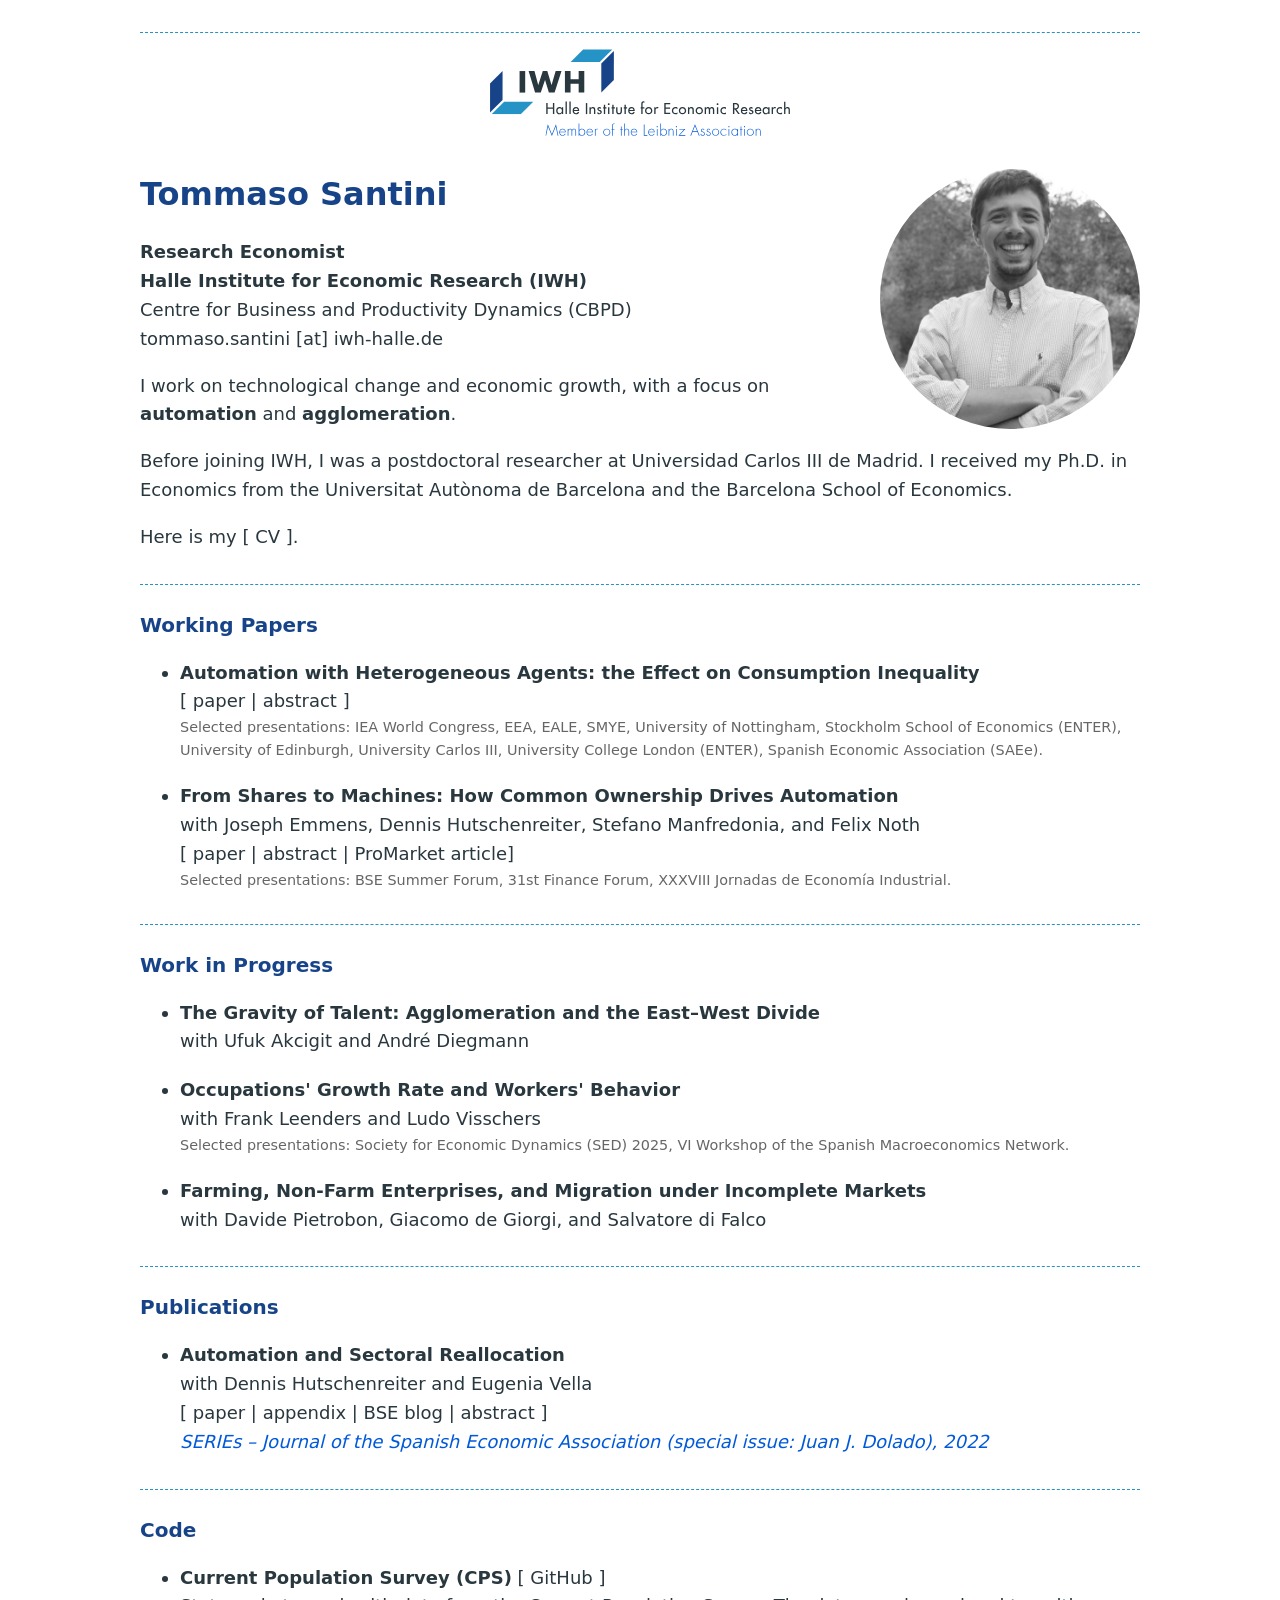
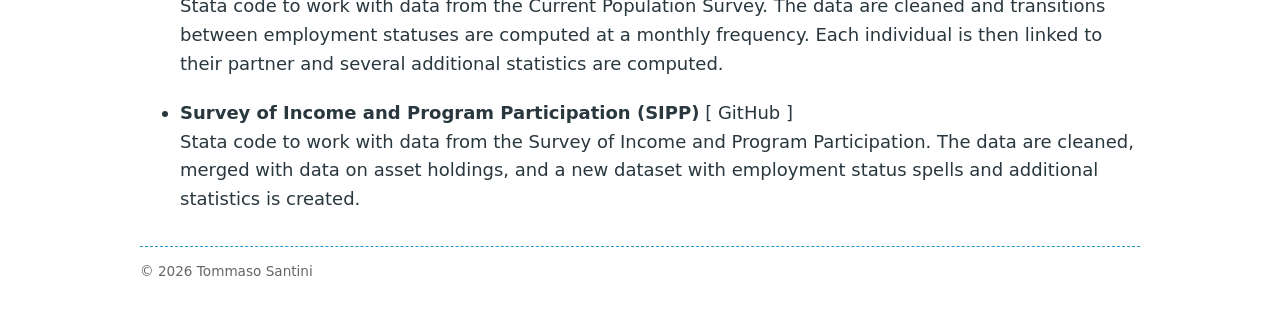
<file: index.html>
<!DOCTYPE html>
<html lang="en">
<head>
  <meta charset="utf-8">
  <meta name="viewport" content="width=device-width, initial-scale=1">
  <title>Tommaso Santini</title>
  <meta name="description" content="Tommaso Santini, Research Economist at the Halle Institute for Economic Research (IWH). Research on technological change, automation and agglomeration.">
  <link rel="stylesheet" href="style.css">

  <!-- Google Analytics (GA4). Note: no consent banner yet. -->
  <script async src="https://www.googletagmanager.com/gtag/js?id=G-XBF2HXW0F5"></script>
  <script>
    window.dataLayer = window.dataLayer || [];
    function gtag(){dataLayer.push(arguments);}
    gtag('js', new Date());
    gtag('config', 'G-XBF2HXW0F5');
  </script>
</head>
<body>
  <div class="logo">
    <img src="iwh-logo.svg" alt="IWH – Halle Institute for Economic Research, Member of the Leibniz Association" width="412" height="120">
  </div>

  <header>
    <img src="photo.jpg" alt="Photo of Tommaso Santini" width="200" height="200">
    <h1>Tommaso Santini</h1>
    <p>Research Economist<br>
    Halle Institute for Economic Research (IWH)<br>
    <span class="secondary">Centre for Business and Productivity Dynamics (CBPD)<br>
    tommaso.santini [at] iwh-halle.de</span></p>
  </header>

  <p>I work on technological change and economic growth, with a focus on <strong>automation</strong> and <strong>agglomeration</strong>.</p>
  <p>Before joining IWH, I was a postdoctoral researcher at Universidad Carlos III de Madrid. I received my Ph.D. in Economics from the Universitat Autònoma de Barcelona and the Barcelona School of Economics.</p>
  <p>Here is my [ <a href="files/santini-cv.pdf" target="_blank">CV</a> ].</p>

  <section>
    <h2>Working Papers</h2>
    <ul class="papers">
      <li>
        <span class="title">Automation with Heterogeneous Agents: the Effect on Consumption Inequality</span><br>
        [ <a href="files/santini-automation-heterogeneous-agents.pdf" target="_blank">paper</a> | <button class="abstract-toggle" aria-expanded="false">abstract</button> ]
        <div class="abstract" hidden>
          <p>In this paper, I study technological change as a candidate for the observed increase in consumption inequality in the United States. I build an incomplete market model with educational choice combined with a task-based model on the production side. I consider two channels through which technology affects inequality: the skill that an agent can supply in the labor market and the level of capital she owns. In a quantitative analysis, I show that (i) the model replicates the increase in consumption inequality between 1981 and 2008 in the US (ii) educational choice and the return to wealth are quantitatively important in explaining the increase in consumption inequality.</p>
        </div>
        <span class="presentations">Selected presentations: IEA World Congress, EEA, EALE, SMYE, University of Nottingham, Stockholm School of Economics (ENTER), University of Edinburgh, University Carlos III, University College London (ENTER), Spanish Economic Association (SAEe).</span>
      </li>
      <li>
        <span class="title">From Shares to Machines: How Common Ownership Drives Automation</span><br>
        with <a href="https://www.josephemmens.com/about" target="_blank">Joseph Emmens</a>, <a href="https://www.iwh-halle.de/ueber-das-iwh/team/detail/dennis-hutschenreiter" target="_blank">Dennis Hutschenreiter</a>, <a href="https://sites.google.com/view/stefanomanfredonia/home" target="_blank">Stefano Manfredonia</a>, and <a href="https://sites.google.com/view/felix-noth/" target="_blank">Felix Noth</a><br>
        [ <a href="https://www.econstor.eu/bitstream/10419/304457.2/1/iwh-discussion-paper_2024_23_Emmens_Hutschenreiter_Manfredonia_Noth_Santini.pdf" target="_blank">paper</a> |  <button class="abstract-toggle" aria-expanded="false">abstract</button> | <a href="https://www.promarket.org/2026/07/24/when-competitors-share-owners-they-automate-more-and-hire-less/" target="_blank">ProMarket article</a>]
        <div class="abstract" hidden>
          <p>Do diversified institutional investors spur portfolio companies to produce more automation-related innovation? In this paper, we show that common ownership by institutions leads labor-market rivals to increase automation-related innovation output. In a task-based model of production, an increase in common ownership with labor-market rivals induces a firm to automate more tasks. We test this relationship between common ownership and automation in a unique empirical setup. Using information from patent texts, the plant-level geographic distribution of firms' labor force and exploiting exogenous increases in common ownership due to mergers of institutional investors allows us to disentangle the effect of rising common ownership within and across labor markets. The automation content of innovation increases for firms that experience a positive shock to common ownership with labor market rivals, while a similar shock leads firms without labor market overlap to focus more on non-automation innovation. The evidence presented in this paper is consistent with common ownership reducing labor-market competition.</p>
        </div>
        <span class="presentations">Selected presentations: BSE Summer Forum, 31st Finance Forum, XXXVIII Jornadas de Economía Industrial.</span>
      </li>
    </ul>
  </section>

  <section>
    <h2>Work in Progress</h2>
    <ul class="papers">
      <li>
        <span class="title">The Gravity of Talent: Agglomeration and the East–West Divide</span><br>
        with <a href="https://www.ufukakcigit.com/" target="_blank">Ufuk Akcigit</a> and <a href="https://sites.google.com/view/andrediegmann" target="_blank">André Diegmann</a>
      </li>
      <li>
        <span class="title">Occupations' Growth Rate and Workers' Behavior</span><br>
        with <a href="https://sites.google.com/view/frankleenders/home" target="_blank">Frank Leenders</a> and <a href="https://sites.google.com/site/ludosresearch/" target="_blank">Ludo Visschers</a>
        <span class="presentations">Selected presentations: Society for Economic Dynamics (SED) 2025, VI Workshop of the Spanish Macroeconomics Network.</span>
      </li>
      <li>
        <span class="title">Farming, Non-Farm Enterprises, and Migration under Incomplete Markets</span><br>
        with <a href="https://sites.google.com/view/davide-pietrobon/home" target="_blank">Davide Pietrobon</a>, <a href="https://sites.google.com/site/giacomodegiorgi/" target="_blank">Giacomo de Giorgi</a>, and <a href="https://www.unige.ch/gsem/en/research/faculty/all/salvatore-di-falco/" target="_blank">Salvatore di Falco</a>
      </li>
    </ul>
  </section>

  <section>
    <h2>Publications</h2>
    <ul class="papers">
      <li>
        <span class="title">Automation and Sectoral Reallocation</span><br>
        with <a href="https://www.iwh-halle.de/ueber-das-iwh/team/detail/dennis-hutschenreiter" target="_blank">Dennis Hutschenreiter</a> and <a href="https://sites.google.com/view/evella/home" target="_blank">Eugenia Vella</a><br>
        [ <a href="https://link.springer.com/epdf/10.1007/s13209-021-00240-w?sharing_token=7znTjJGR81NEAO_IPNkCife4RwlQNchNByi7wbcMAY6sI3SnlZYNi0_bhGZGuh5wDz-GbwYL-dueRqh2aOAysN1vjIUnzTq88UoEtLplBuZdlJqNqGMBQPTLl9kO_vo1yZ3uKjUveQGj8rOBjVDxk6SdXCEbH2HoZ5osbWXkmJA%3D" target="_blank">paper</a> | <a href="files/santini-automation-sectoral-reallocation-appendix.pdf" target="_blank">appendix</a> | <a href="https://thevoice.bse.eu/2021/02/23/automation-sectoral-reallocation/" target="_blank">BSE blog</a> | <button class="abstract-toggle" aria-expanded="false">abstract</button> ]<br>
        <span class="journal">SERIEs – Journal of the Spanish Economic Association (special issue: Juan J. Dolado), 2022</span>
        <div class="abstract" hidden>
          <p>Empirical evidence in Dauth et al. (2021) suggests that industrial robot adoption in Germany has led to a sectoral reallocation of employment from manufacturing to services, leaving total employment unaffected. We rationalize this evidence through the lens of a general equilibrium model with two sectors, matching frictions, and endogenous participation. Automation induces firms to create fewer vacancies and job seekers to search less in the automatable sector (manufacturing). The service sector experiences a positive spillover effect due to the sectoral complementarity in the production of the final good and the positive income effect for the household. Analysis across steady states shows that the reduction in manufacturing employment can be offset by the increase in service employment. The model can also replicate the magnitude of the decline in the ratio of manufacturing employment to service employment in Germany from 1994 to 2014.</p>
        </div>
      </li>
    </ul>
  </section>

  <section>
    <h2>Code</h2>
    <ul class="papers">
      <li>
        <span class="title">Current Population Survey (CPS)</span>
        [ <a href="https://github.com/TommasoSan/CPS_IPUMS" target="_blank">GitHub</a> ]<br>
        Stata code to work with data from the Current Population Survey. The data are cleaned and transitions between employment statuses are computed at a monthly frequency. Each individual is then linked to their partner and several additional statistics are computed.
      </li>
      <li>
        <span class="title">Survey of Income and Program Participation (SIPP)</span>
        [ <a href="https://github.com/TommasoSan/SIPP" target="_blank">GitHub</a> ]<br>
        Stata code to work with data from the Survey of Income and Program Participation. The data are cleaned, merged with data on asset holdings, and a new dataset with employment status spells and additional statistics is created.
      </li>
    </ul>
  </section>

  <footer>
    <p>© 2026 Tommaso Santini</p>
  </footer>

  <script>
    // Show or hide a paper's abstract when its "abstract" button is clicked
    document.querySelectorAll(".abstract-toggle").forEach(function (button) {
      button.addEventListener("click", function () {
        var abstract = button.closest("li").querySelector(".abstract");
        abstract.hidden = !abstract.hidden;
        button.setAttribute("aria-expanded", String(!abstract.hidden));
      });
    });
  </script>
</body>
</html>
</file>
<file: style.css>
/* Layout: one narrow, centred column */
body {
  max-width: 1000px;
  margin: 0 auto;
  padding: 2rem 1rem;
  font-family: system-ui, -apple-system, "Segoe UI", Roboto, "Helvetica Neue", Arial, sans-serif;
  font-size: 18px;
  line-height: 1.6;
  color: #29373E;
  background: #fff;
}

h1 {
  font-size: 2rem;
  margin: 0 0 0.5rem;
  color: #174489;
}

h2 {
  font-size: 1.25rem;
  margin: 0 0 1rem;
  color: #174489;
}

/* Institute logo, centred at the top */
.logo {
  text-align: center;
  border-top: 1px dashed #2593C5;
  padding-top: 1rem;
  margin-bottom: 1.5rem;
}

.logo img {
  width: 300px;
  max-width: 80%;
  height: auto;
}

/* Round photo on the right of the header */
header img {
  float: right;
  width: 260px;
  height: 260px;
  margin: 0 0 1rem 1.5rem;
  border-radius: 50%;
  object-fit: cover;
  filter: grayscale(100%);
}

header p {
  font-weight: 600;
}

header .secondary {
  font-weight: normal;
}

/* Links look like normal text; square brackets in the page mark them */
a {
  color: inherit;
  text-decoration: none;
}

a:hover {
  text-decoration: underline;
  text-decoration-color: #2593C5;
  text-decoration-thickness: 2px;
}

/* Sections separated by a dashed line, below the photo */
section {
  clear: both;
  border-top: 1px dashed #2593C5;
  margin-top: 2rem;
  padding-top: 1.5rem;
}

/* Paper lists */
.papers li {
  margin-bottom: 1.25rem;
}

.title {
  font-weight: 700;
}

.journal {
  font-style: italic;
  color: #0059D9;
}

.presentations {
  display: block;
  font-size: 0.9rem;
  color: #666;
}

/* The "abstract" button looks like a link */
.abstract-toggle {
  font: inherit;
  color: inherit;
  background: none;
  border: none;
  padding: 0;
  cursor: pointer;
}

.abstract-toggle:hover {
  text-decoration: underline;
  text-decoration-color: #2593C5;
  text-decoration-thickness: 2px;
}

.abstract p {
  font-size: 0.95rem;
  text-align: justify;
  margin: 0.5rem 0;
  padding-left: 0.75rem;
  border-left: 3px solid #2593C5;
}

footer {
  clear: both;
  border-top: 1px dashed #2593C5;
  margin-top: 2rem;
  font-size: 0.85rem;
  color: #666;
}

/* On phones, put the photo above the name instead */
@media (max-width: 600px) {
  header img {
    float: none;
    display: block;
    width: 140px;
    height: 140px;
    margin: 0 auto 1rem;
  }
}
</file>
